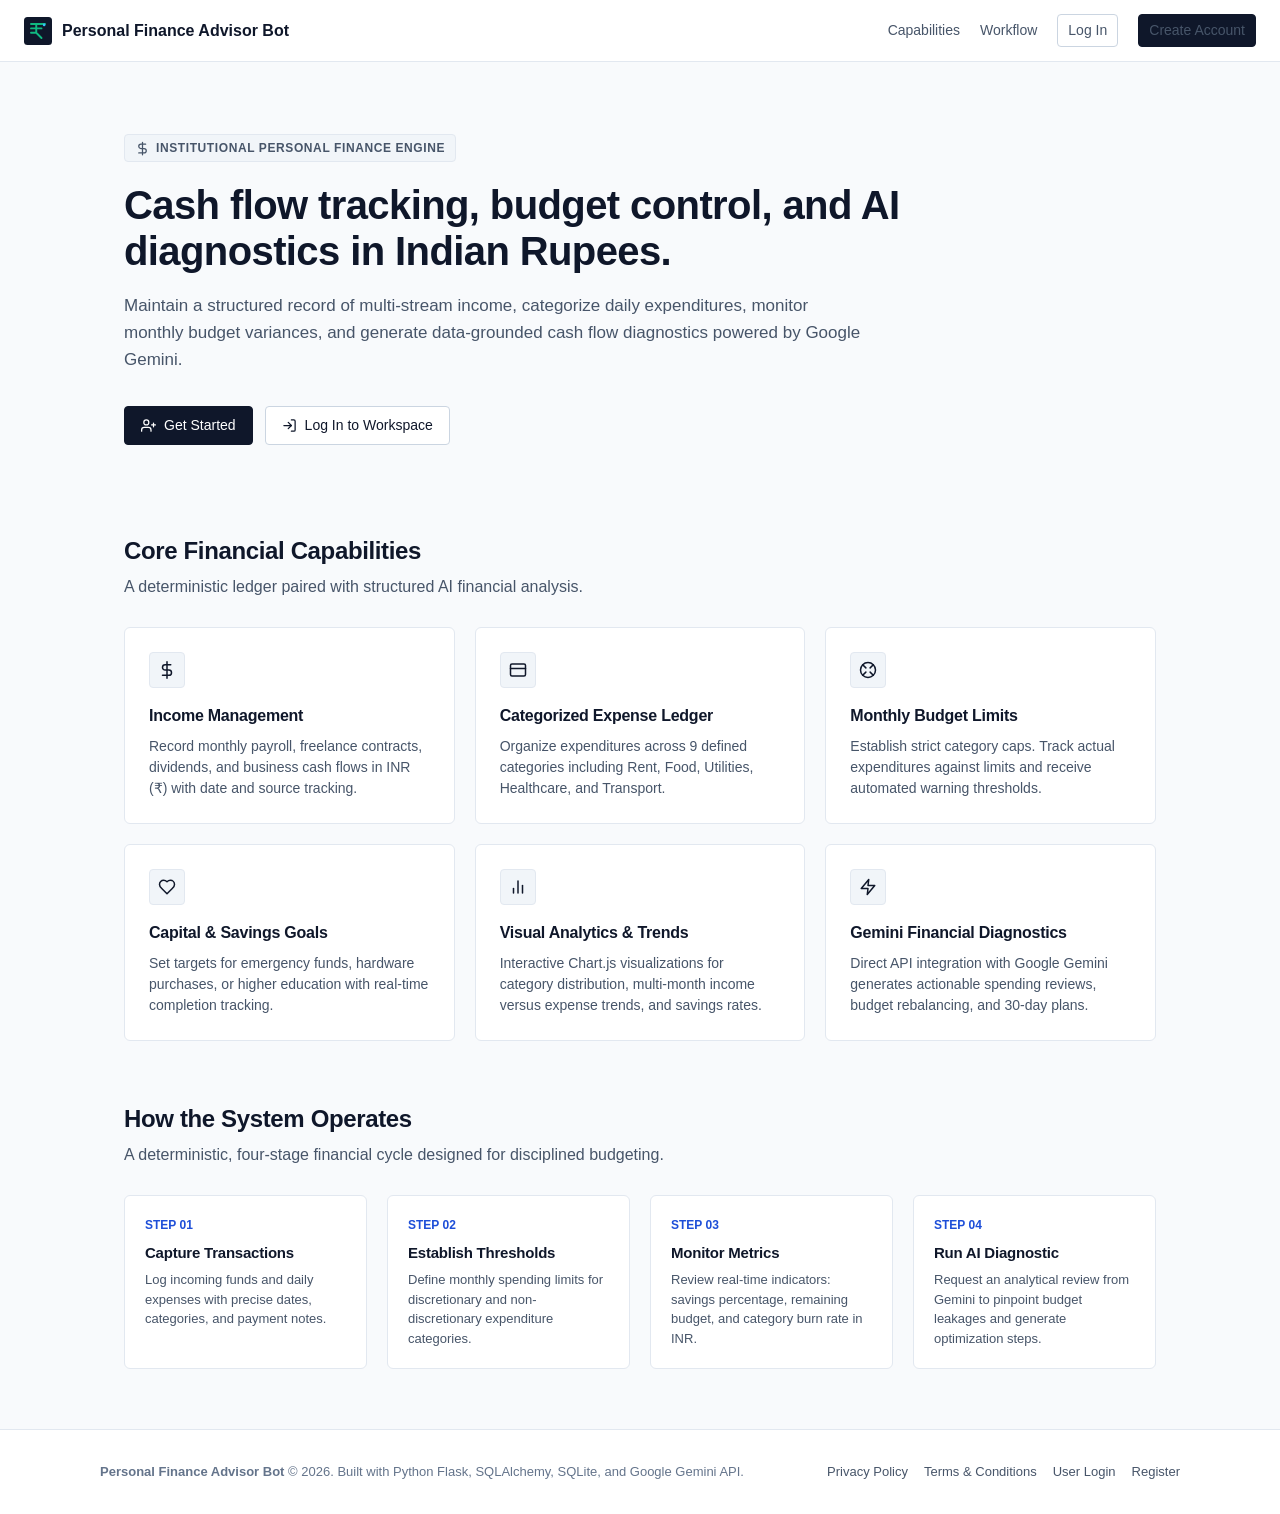
<file: templates/index.html>
<!DOCTYPE html>
<html lang="en">
<head>
  <meta charset="UTF-8">
  <meta name="viewport" content="width=device-width, initial-scale=1.0">
  <title>Personal Finance Advisor Bot | Cash Flow & Budgeting System</title>
  <link rel="icon" type="image/svg+xml" href="/favicon.ico">
  <link rel="stylesheet" href="/static/css/style.css">
</head>
<body>

  <!-- Navigation -->
  <header class="public-navbar">
    <a href="/" class="nav-brand">
      <svg class="nav-brand-logo" viewBox="0 0 32 32" fill="none">
        <rect width="32" height="32" rx="4" fill="#0f172a"/>
        <path d="M8 8h16M8 13h12M8 18h6l6 6M14 8v10" stroke="#10b981" stroke-width="2.2" stroke-linecap="round" stroke-linejoin="round"/>
        <circle cx="23" cy="9" r="1.5" fill="#38bdf8"/>
      </svg>
      <span>Personal Finance Advisor Bot</span>
    </a>
    <nav class="public-nav-links">
      <a href="#features">Capabilities</a>
      <a href="#workflow">Workflow</a>
      <a href="/login" class="btn btn-secondary btn-sm">Log In</a>
      <a href="/register" class="btn btn-primary btn-sm">Create Account</a>
    </nav>
  </header>

  <!-- Hero Section -->
  <main>
    <section class="hero-section">
      <div class="hero-tag">
        <svg class="icon icon-sm" viewBox="0 0 24 24"><path d="M12 2v20M17 5H9.5a3.5 3.5 0 0 0 0 7h5a3.5 3.5 0 0 1 0 7H6"/></svg>
        Institutional Personal Finance Engine
      </div>
      <h1 class="hero-title">
        Cash flow tracking, budget control, and AI diagnostics in Indian Rupees.
      </h1>
      <p class="hero-subtitle">
        Maintain a structured record of multi-stream income, categorize daily expenditures, monitor monthly budget variances, and generate data-grounded cash flow diagnostics powered by Google Gemini.
      </p>
      <div class="hero-actions">
        <a href="/register" class="btn btn-primary">
          <svg class="icon icon-sm" viewBox="0 0 24 24"><path d="M16 21v-2a4 4 0 0 0-4-4H5a4 4 0 0 0-4 4v2"/><circle cx="8.5" cy="7" r="4"/><line x1="20" y1="8" x2="20" y2="14"/><line x1="23" y1="11" x2="17" y2="11"/></svg>
          Get Started
        </a>
        <a href="/login" class="btn btn-secondary">
          <svg class="icon icon-sm" viewBox="0 0 24 24"><path d="M15 3h4a2 2 0 0 1 2 2v14a2 2 0 0 1-2 2h-4"/><polyline points="10 17 15 12 10 7"/><line x1="15" y1="12" x2="3" y2="12"/></svg>
          Log In to Workspace
        </a>
      </div>
    </section>

    <!-- Core Features Section -->
    <section id="features" class="workflow-section">
      <div class="section-header">
        <h2>Core Financial Capabilities</h2>
        <p>A deterministic ledger paired with structured AI financial analysis.</p>
      </div>

      <div class="feature-grid" style="padding: 0; margin-bottom: 30px;">
        <div class="feature-card">
          <div class="feature-card-icon">
            <svg class="icon" viewBox="0 0 24 24"><path d="M12 1v22M17 5H9.5a3.5 3.5 0 0 0 0 7h5a3.5 3.5 0 0 1 0 7H6"/></svg>
          </div>
          <h3>Income Management</h3>
          <p>Record monthly payroll, freelance contracts, dividends, and business cash flows in INR (₹) with date and source tracking.</p>
        </div>

        <div class="feature-card">
          <div class="feature-card-icon">
            <svg class="icon" viewBox="0 0 24 24"><rect x="2" y="4" width="20" height="16" rx="2"/><line x1="2" y1="10" x2="22" y2="10"/></svg>
          </div>
          <h3>Categorized Expense Ledger</h3>
          <p>Organize expenditures across 9 defined categories including Rent, Food, Utilities, Healthcare, and Transport.</p>
        </div>

        <div class="feature-card">
          <div class="feature-card-icon">
            <svg class="icon" viewBox="0 0 24 24"><circle cx="12" cy="12" r="10"/><path d="m4.93 4.93 4.24 4.24"/><path d="m14.83 9.17 4.24-4.24"/><path d="m14.83 14.83 4.24 4.24"/><path d="m9.17 14.83-4.24 4.24"/></svg>
          </div>
          <h3>Monthly Budget Limits</h3>
          <p>Establish strict category caps. Track actual expenditures against limits and receive automated warning thresholds.</p>
        </div>

        <div class="feature-card">
          <div class="feature-card-icon">
            <svg class="icon" viewBox="0 0 24 24"><path d="M19 14c1.49-1.46 3-3.21 3-5.5A5.5 5.5 0 0 0 16.5 3c-1.76 0-3 .5-4.5 2-1.5-1.5-2.74-2-4.5-2A5.5 5.5 0 0 0 2 8.5c0 2.3 1.5 4.05 3 5.5l7 7Z"/></svg>
          </div>
          <h3>Capital & Savings Goals</h3>
          <p>Set targets for emergency funds, hardware purchases, or higher education with real-time completion tracking.</p>
        </div>

        <div class="feature-card">
          <div class="feature-card-icon">
            <svg class="icon" viewBox="0 0 24 24"><line x1="18" y1="20" x2="18" y2="10"/><line x1="12" y1="20" x2="12" y2="4"/><line x1="6" y1="20" x2="6" y2="14"/></svg>
          </div>
          <h3>Visual Analytics & Trends</h3>
          <p>Interactive Chart.js visualizations for category distribution, multi-month income versus expense trends, and savings rates.</p>
        </div>

        <div class="feature-card">
          <div class="feature-card-icon">
            <svg class="icon" viewBox="0 0 24 24"><polygon points="13 2 3 14 12 14 11 22 21 10 12 10 13 2"/></svg>
          </div>
          <h3>Gemini Financial Diagnostics</h3>
          <p>Direct API integration with Google Gemini generates actionable spending reviews, budget rebalancing, and 30-day plans.</p>
        </div>
      </div>
    </section>

    <!-- Workflow Section -->
    <section id="workflow" class="workflow-section">
      <div class="section-header">
        <h2>How the System Operates</h2>
        <p>A deterministic, four-stage financial cycle designed for disciplined budgeting.</p>
      </div>

      <div class="workflow-steps">
        <div class="step-card">
          <div class="step-num">Step 01</div>
          <h4>Capture Transactions</h4>
          <p>Log incoming funds and daily expenses with precise dates, categories, and payment notes.</p>
        </div>
        <div class="step-card">
          <div class="step-num">Step 02</div>
          <h4>Establish Thresholds</h4>
          <p>Define monthly spending limits for discretionary and non-discretionary expenditure categories.</p>
        </div>
        <div class="step-card">
          <div class="step-num">Step 03</div>
          <h4>Monitor Metrics</h4>
          <p>Review real-time indicators: savings percentage, remaining budget, and category burn rate in INR.</p>
        </div>
        <div class="step-card">
          <div class="step-num">Step 04</div>
          <h4>Run AI Diagnostic</h4>
          <p>Request an analytical review from Gemini to pinpoint budget leakages and generate optimization steps.</p>
        </div>
      </div>
    </section>
  </main>

  <!-- Public Footer -->
  <footer class="public-footer">
    <div class="footer-content">
      <div>
        <strong>Personal Finance Advisor Bot</strong> &copy; 2026. Built with Python Flask, SQLAlchemy, SQLite, and Google Gemini API.
      </div>
      <div class="footer-links">
        <a href="/privacy-policy">Privacy Policy</a>
        <a href="/terms">Terms & Conditions</a>
        <a href="/login">User Login</a>
        <a href="/register">Register</a>
      </div>
    </div>
  </footer>

</body>
</html>
</file>
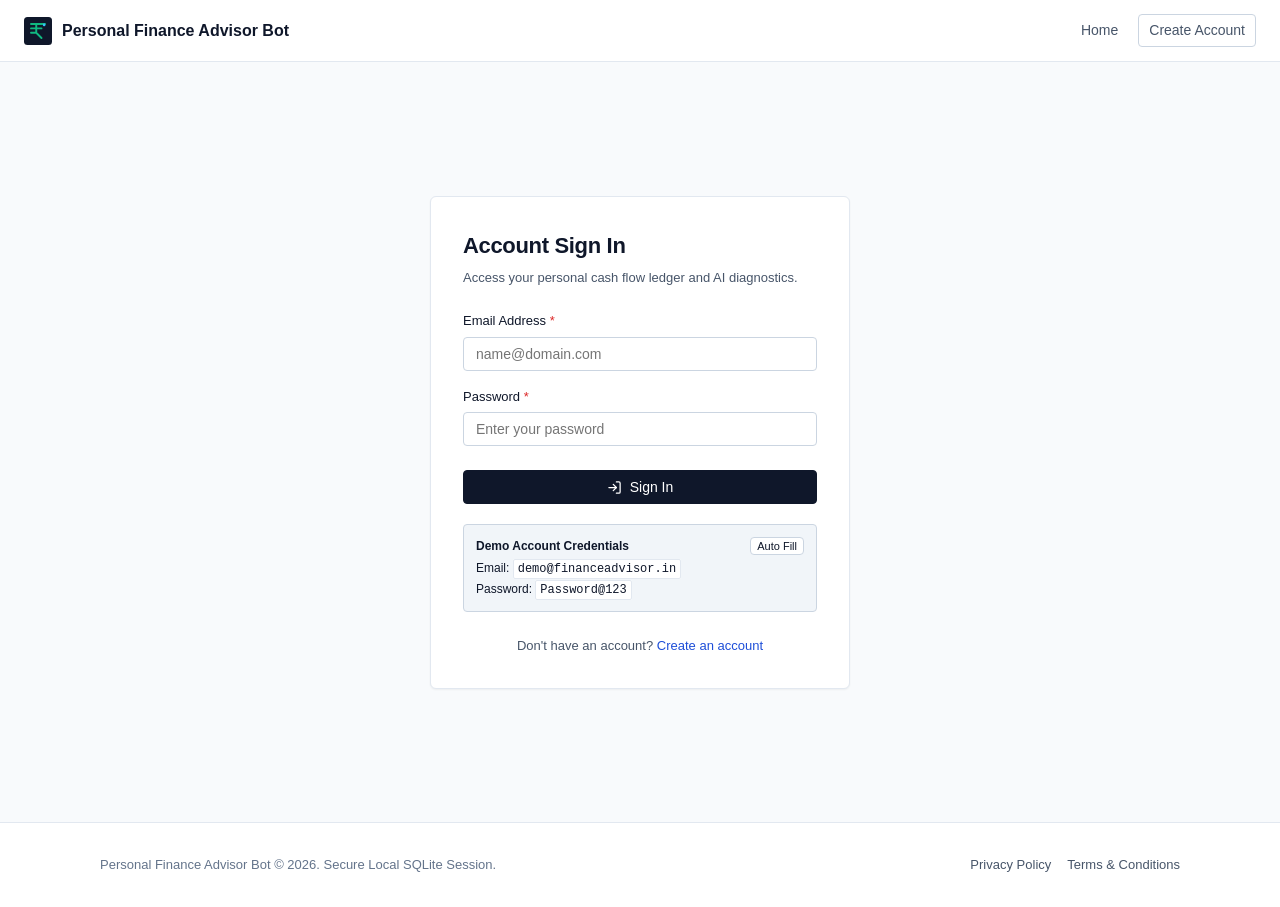
<file: templates/login.html>
<!DOCTYPE html>
<html lang="en">
<head>
  <meta charset="UTF-8">
  <meta name="viewport" content="width=device-width, initial-scale=1.0">
  <title>Account Login | Personal Finance Advisor Bot</title>
  <link rel="icon" type="image/svg+xml" href="/favicon.ico">
  <link rel="stylesheet" href="/static/css/style.css">
</head>
<body>

  <header class="public-navbar">
    <a href="/" class="nav-brand">
      <svg class="nav-brand-logo" viewBox="0 0 32 32" fill="none">
        <rect width="32" height="32" rx="4" fill="#0f172a"/>
        <path d="M8 8h16M8 13h12M8 18h6l6 6M14 8v10" stroke="#10b981" stroke-width="2.2" stroke-linecap="round" stroke-linejoin="round"/>
        <circle cx="23" cy="9" r="1.5" fill="#38bdf8"/>
      </svg>
      <span>Personal Finance Advisor Bot</span>
    </a>
    <nav class="public-nav-links">
      <a href="/">Home</a>
      <a href="/register" class="btn btn-secondary btn-sm">Create Account</a>
    </nav>
  </header>

  <div class="auth-wrapper">
    <div class="auth-card">
      <div class="auth-header">
        <h1>Account Sign In</h1>
        <p>Access your personal cash flow ledger and AI diagnostics.</p>
      </div>

      <div id="login-alert" style="display:none; margin-bottom: 16px; padding: 10px 12px; border-radius: 4px; font-size: 13px;"></div>

      <form id="login-form">
        <div class="form-group">
          <label class="form-label" for="login-email">Email Address <span class="required">*</span></label>
          <input type="email" id="login-email" class="form-control" placeholder="name@domain.com" required autocomplete="email">
        </div>

        <div class="form-group">
          <label class="form-label" for="login-password">Password <span class="required">*</span></label>
          <input type="password" id="login-password" class="form-control" placeholder="Enter your password" required autocomplete="current-password">
        </div>

        <button type="submit" id="login-submit-btn" class="btn btn-primary" style="width: 100%; margin-top: 8px;">
          <svg class="icon icon-sm" viewBox="0 0 24 24"><path d="M15 3h4a2 2 0 0 1 2 2v14a2 2 0 0 1-2 2h-4"/><polyline points="10 17 15 12 10 7"/><line x1="15" y1="12" x2="3" y2="12"/></svg>
          Sign In
        </button>
      </form>

      <div class="demo-credentials-box">
        <div style="font-weight: 600; margin-bottom: 4px; display: flex; align-items: center; justify-content: space-between;">
          <span>Demo Account Credentials</span>
          <button type="button" id="fill-demo-btn" class="btn btn-secondary btn-sm" style="padding: 2px 6px; font-size: 11px;">
            Auto Fill
          </button>
        </div>
        <p style="margin-bottom: 2px;">Email: <code>demo@financeadvisor.in</code></p>
        <p>Password: <code>Password@123</code></p>
      </div>

      <div style="margin-top: 24px; text-align: center; font-size: 13px; color: var(--text-muted);">
        Don't have an account? <a href="/register">Create an account</a>
      </div>
    </div>
  </div>

  <footer class="public-footer">
    <div class="footer-content">
      <div>Personal Finance Advisor Bot &copy; 2026. Secure Local SQLite Session.</div>
      <div class="footer-links">
        <a href="/privacy-policy">Privacy Policy</a>
        <a href="/terms">Terms & Conditions</a>
      </div>
    </div>
  </footer>

  <script>
    document.getElementById('fill-demo-btn').addEventListener('click', function() {
      document.getElementById('login-email').value = 'demo@financeadvisor.in';
      document.getElementById('login-password').value = 'Password@123';
    });

    document.getElementById('login-form').addEventListener('submit', async function(e) {
      e.preventDefault();
      const alertBox = document.getElementById('login-alert');
      const submitBtn = document.getElementById('login-submit-btn');
      
      const email = document.getElementById('login-email').value.trim();
      const password = document.getElementById('login-password').value;

      submitBtn.disabled = true;
      submitBtn.innerText = 'Authenticating...';
      alertBox.style.display = 'none';

      try {
        const res = await fetch('/api/auth/login', {
          method: 'POST',
          headers: {'Content-Type': 'application/json'},
          body: JSON.stringify({ email, password })
        });
        const data = await res.json();

        if (res.ok && data.status === 'success') {
          window.location.href = '/dashboard';
        } else {
          alertBox.className = 'badge-danger';
          alertBox.style.display = 'block';
          alertBox.innerText = data.message || 'Login failed. Please verify credentials.';
        }
      } catch (err) {
        alertBox.className = 'badge-danger';
        alertBox.style.display = 'block';
        alertBox.innerText = 'Unable to reach the server. Please check your connection.';
      } finally {
        submitBtn.disabled = false;
        submitBtn.innerHTML = '<svg class="icon icon-sm" viewBox="0 0 24 24"><path d="M15 3h4a2 2 0 0 1 2 2v14a2 2 0 0 1-2 2h-4"/><polyline points="10 17 15 12 10 7"/><line x1="15" y1="12" x2="3" y2="12"/></svg> Sign In';
      }
    });
  </script>

</body>
</html>
</file>
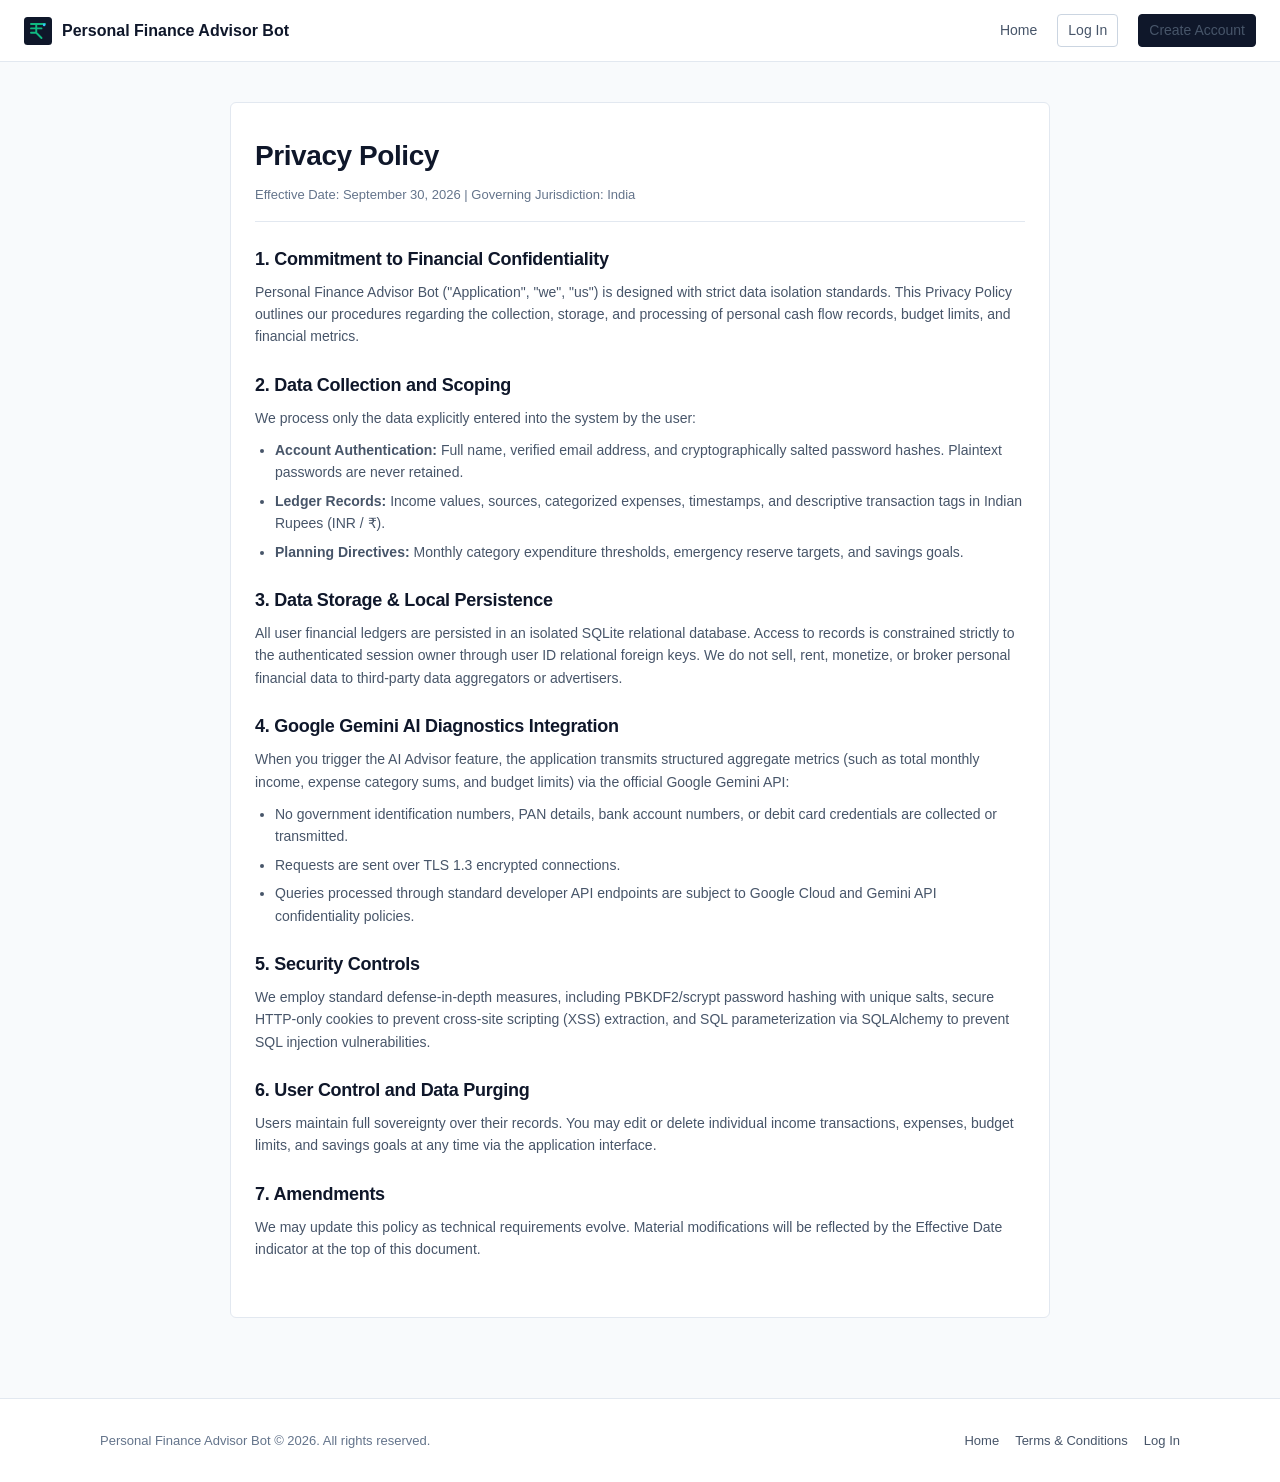
<file: templates/privacy.html>
<!DOCTYPE html>
<html lang="en">
<head>
  <meta charset="UTF-8">
  <meta name="viewport" content="width=device-width, initial-scale=1.0">
  <title>Privacy Policy | Personal Finance Advisor Bot</title>
  <link rel="icon" type="image/svg+xml" href="/favicon.ico">
  <link rel="stylesheet" href="/static/css/style.css">
</head>
<body>

  <header class="public-navbar">
    <a href="/" class="nav-brand">
      <svg class="nav-brand-logo" viewBox="0 0 32 32" fill="none">
        <rect width="32" height="32" rx="4" fill="#0f172a"/>
        <path d="M8 8h16M8 13h12M8 18h6l6 6M14 8v10" stroke="#10b981" stroke-width="2.2" stroke-linecap="round" stroke-linejoin="round"/>
        <circle cx="23" cy="9" r="1.5" fill="#38bdf8"/>
      </svg>
      <span>Personal Finance Advisor Bot</span>
    </a>
    <nav class="public-nav-links">
      <a href="/">Home</a>
      <a href="/login" class="btn btn-secondary btn-sm">Log In</a>
      <a href="/register" class="btn btn-primary btn-sm">Create Account</a>
    </nav>
  </header>

  <main class="legal-container">
    <h1>Privacy Policy</h1>
    <div class="legal-meta">
      Effective Date: September 30, 2026 | Governing Jurisdiction: India
    </div>

    <div class="legal-section">
      <h2>1. Commitment to Financial Confidentiality</h2>
      <p>
        Personal Finance Advisor Bot ("Application", "we", "us") is designed with strict data isolation standards. This Privacy Policy outlines our procedures regarding the collection, storage, and processing of personal cash flow records, budget limits, and financial metrics.
      </p>
    </div>

    <div class="legal-section">
      <h2>2. Data Collection and Scoping</h2>
      <p>We process only the data explicitly entered into the system by the user:</p>
      <ul>
        <li><strong>Account Authentication:</strong> Full name, verified email address, and cryptographically salted password hashes. Plaintext passwords are never retained.</li>
        <li><strong>Ledger Records:</strong> Income values, sources, categorized expenses, timestamps, and descriptive transaction tags in Indian Rupees (INR / ₹).</li>
        <li><strong>Planning Directives:</strong> Monthly category expenditure thresholds, emergency reserve targets, and savings goals.</li>
      </ul>
    </div>

    <div class="legal-section">
      <h2>3. Data Storage & Local Persistence</h2>
      <p>
        All user financial ledgers are persisted in an isolated SQLite relational database. Access to records is constrained strictly to the authenticated session owner through user ID relational foreign keys. We do not sell, rent, monetize, or broker personal financial data to third-party data aggregators or advertisers.
      </p>
    </div>

    <div class="legal-section">
      <h2>4. Google Gemini AI Diagnostics Integration</h2>
      <p>
        When you trigger the AI Advisor feature, the application transmits structured aggregate metrics (such as total monthly income, expense category sums, and budget limits) via the official Google Gemini API:
      </p>
      <ul>
        <li>No government identification numbers, PAN details, bank account numbers, or debit card credentials are collected or transmitted.</li>
        <li>Requests are sent over TLS 1.3 encrypted connections.</li>
        <li>Queries processed through standard developer API endpoints are subject to Google Cloud and Gemini API confidentiality policies.</li>
      </ul>
    </div>

    <div class="legal-section">
      <h2>5. Security Controls</h2>
      <p>
        We employ standard defense-in-depth measures, including PBKDF2/scrypt password hashing with unique salts, secure HTTP-only cookies to prevent cross-site scripting (XSS) extraction, and SQL parameterization via SQLAlchemy to prevent SQL injection vulnerabilities.
      </p>
    </div>

    <div class="legal-section">
      <h2>6. User Control and Data Purging</h2>
      <p>
        Users maintain full sovereignty over their records. You may edit or delete individual income transactions, expenses, budget limits, and savings goals at any time via the application interface.
      </p>
    </div>

    <div class="legal-section">
      <h2>7. Amendments</h2>
      <p>
        We may update this policy as technical requirements evolve. Material modifications will be reflected by the Effective Date indicator at the top of this document.
      </p>
    </div>
  </main>

  <footer class="public-footer">
    <div class="footer-content">
      <div>Personal Finance Advisor Bot &copy; 2026. All rights reserved.</div>
      <div class="footer-links">
        <a href="/">Home</a>
        <a href="/terms">Terms & Conditions</a>
        <a href="/login">Log In</a>
      </div>
    </div>
  </footer>

</body>
</html>
</file>
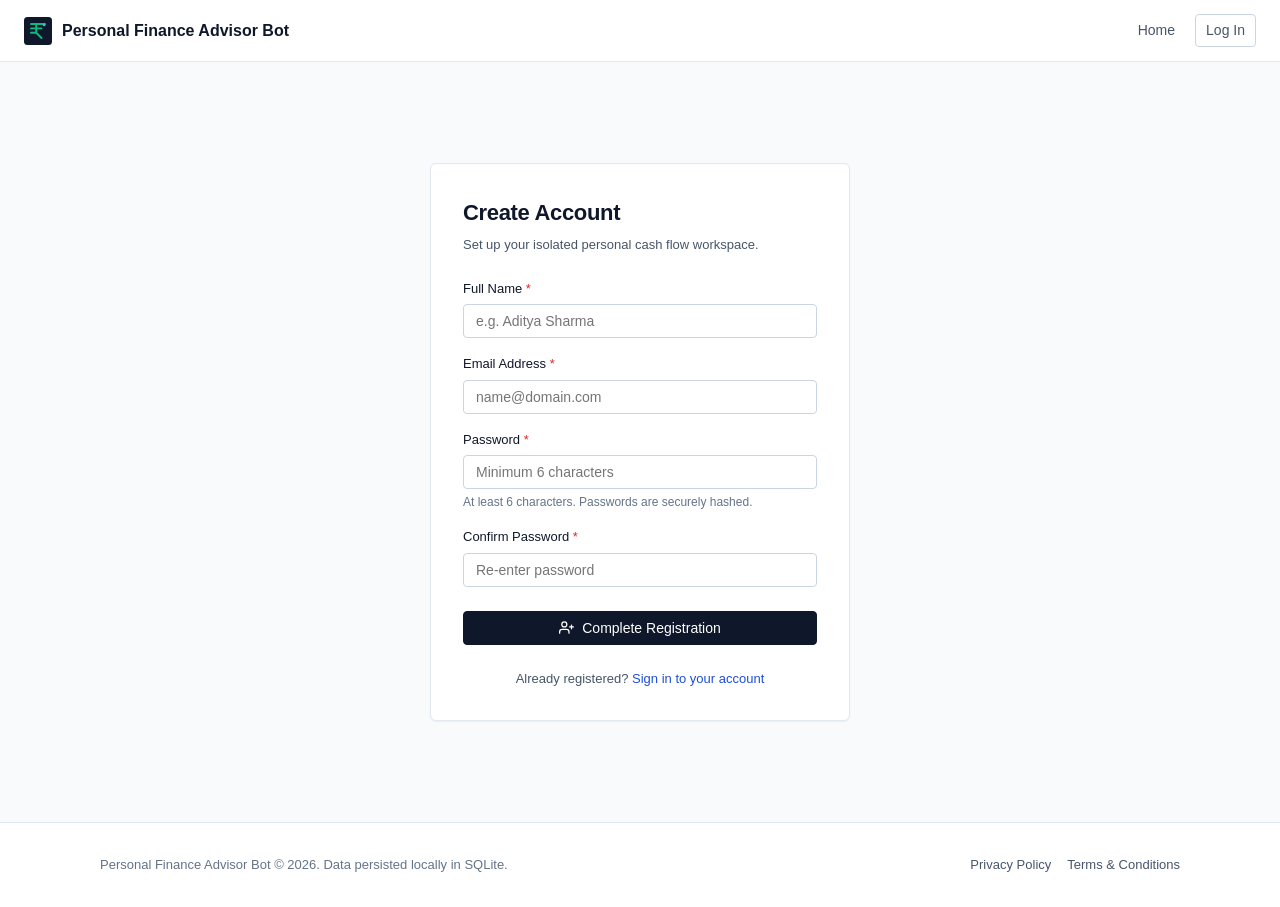
<file: templates/register.html>
<!DOCTYPE html>
<html lang="en">
<head>
  <meta charset="UTF-8">
  <meta name="viewport" content="width=device-width, initial-scale=1.0">
  <title>Create Account | Personal Finance Advisor Bot</title>
  <link rel="icon" type="image/svg+xml" href="/favicon.ico">
  <link rel="stylesheet" href="/static/css/style.css">
</head>
<body>

  <header class="public-navbar">
    <a href="/" class="nav-brand">
      <svg class="nav-brand-logo" viewBox="0 0 32 32" fill="none">
        <rect width="32" height="32" rx="4" fill="#0f172a"/>
        <path d="M8 8h16M8 13h12M8 18h6l6 6M14 8v10" stroke="#10b981" stroke-width="2.2" stroke-linecap="round" stroke-linejoin="round"/>
        <circle cx="23" cy="9" r="1.5" fill="#38bdf8"/>
      </svg>
      <span>Personal Finance Advisor Bot</span>
    </a>
    <nav class="public-nav-links">
      <a href="/">Home</a>
      <a href="/login" class="btn btn-secondary btn-sm">Log In</a>
    </nav>
  </header>

  <div class="auth-wrapper">
    <div class="auth-card">
      <div class="auth-header">
        <h1>Create Account</h1>
        <p>Set up your isolated personal cash flow workspace.</p>
      </div>

      <div id="register-alert" style="display:none; margin-bottom: 16px; padding: 10px 12px; border-radius: 4px; font-size: 13px;"></div>

      <form id="register-form">
        <div class="form-group">
          <label class="form-label" for="reg-name">Full Name <span class="required">*</span></label>
          <input type="text" id="reg-name" class="form-control" placeholder="e.g. Aditya Sharma" required autocomplete="name">
        </div>

        <div class="form-group">
          <label class="form-label" for="reg-email">Email Address <span class="required">*</span></label>
          <input type="email" id="reg-email" class="form-control" placeholder="name@domain.com" required autocomplete="email">
        </div>

        <div class="form-group">
          <label class="form-label" for="reg-password">Password <span class="required">*</span></label>
          <input type="password" id="reg-password" class="form-control" placeholder="Minimum 6 characters" required autocomplete="new-password">
          <div class="form-hint">At least 6 characters. Passwords are securely hashed.</div>
        </div>

        <div class="form-group">
          <label class="form-label" for="reg-confirm">Confirm Password <span class="required">*</span></label>
          <input type="password" id="reg-confirm" class="form-control" placeholder="Re-enter password" required autocomplete="new-password">
        </div>

        <button type="submit" id="register-submit-btn" class="btn btn-primary" style="width: 100%; margin-top: 8px;">
          <svg class="icon icon-sm" viewBox="0 0 24 24"><path d="M16 21v-2a4 4 0 0 0-4-4H5a4 4 0 0 0-4 4v2"/><circle cx="8.5" cy="7" r="4"/><line x1="20" y1="8" x2="20" y2="14"/><line x1="23" y1="11" x2="17" y2="11"/></svg>
          Complete Registration
        </button>
      </form>

      <div style="margin-top: 24px; text-align: center; font-size: 13px; color: var(--text-muted);">
        Already registered? <a href="/login">Sign in to your account</a>
      </div>
    </div>
  </div>

  <footer class="public-footer">
    <div class="footer-content">
      <div>Personal Finance Advisor Bot &copy; 2026. Data persisted locally in SQLite.</div>
      <div class="footer-links">
        <a href="/privacy-policy">Privacy Policy</a>
        <a href="/terms">Terms & Conditions</a>
      </div>
    </div>
  </footer>

  <script>
    document.getElementById('register-form').addEventListener('submit', async function(e) {
      e.preventDefault();
      const alertBox = document.getElementById('register-alert');
      const submitBtn = document.getElementById('register-submit-btn');

      const name = document.getElementById('reg-name').value.trim();
      const email = document.getElementById('reg-email').value.trim();
      const password = document.getElementById('reg-password').value;
      const confirm = document.getElementById('reg-confirm').value;

      alertBox.style.display = 'none';

      if (password !== confirm) {
        alertBox.className = 'badge-danger';
        alertBox.style.display = 'block';
        alertBox.innerText = 'Passwords do not match. Please verify.';
        return;
      }

      if (password.length < 6) {
        alertBox.className = 'badge-danger';
        alertBox.style.display = 'block';
        alertBox.innerText = 'Password must be at least 6 characters.';
        return;
      }

      submitBtn.disabled = true;
      submitBtn.innerText = 'Creating account...';

      try {
        const res = await fetch('/api/auth/register', {
          method: 'POST',
          headers: {'Content-Type': 'application/json'},
          body: JSON.stringify({ name, email, password })
        });
        const data = await res.json();

        if (res.ok && data.status === 'success') {
          window.location.href = '/dashboard';
        } else {
          alertBox.className = 'badge-danger';
          alertBox.style.display = 'block';
          alertBox.innerText = data.message || 'Registration failed.';
        }
      } catch (err) {
        alertBox.className = 'badge-danger';
        alertBox.style.display = 'block';
        alertBox.innerText = 'Unable to reach the server. Please check your connection.';
      } finally {
        submitBtn.disabled = false;
        submitBtn.innerHTML = '<svg class="icon icon-sm" viewBox="0 0 24 24"><path d="M16 21v-2a4 4 0 0 0-4-4H5a4 4 0 0 0-4 4v2"/><circle cx="8.5" cy="7" r="4"/><line x1="20" y1="8" x2="20" y2="14"/><line x1="23" y1="11" x2="17" y2="11"/></svg> Complete Registration';
      }
    });
  </script>

</body>
</html>
</file>
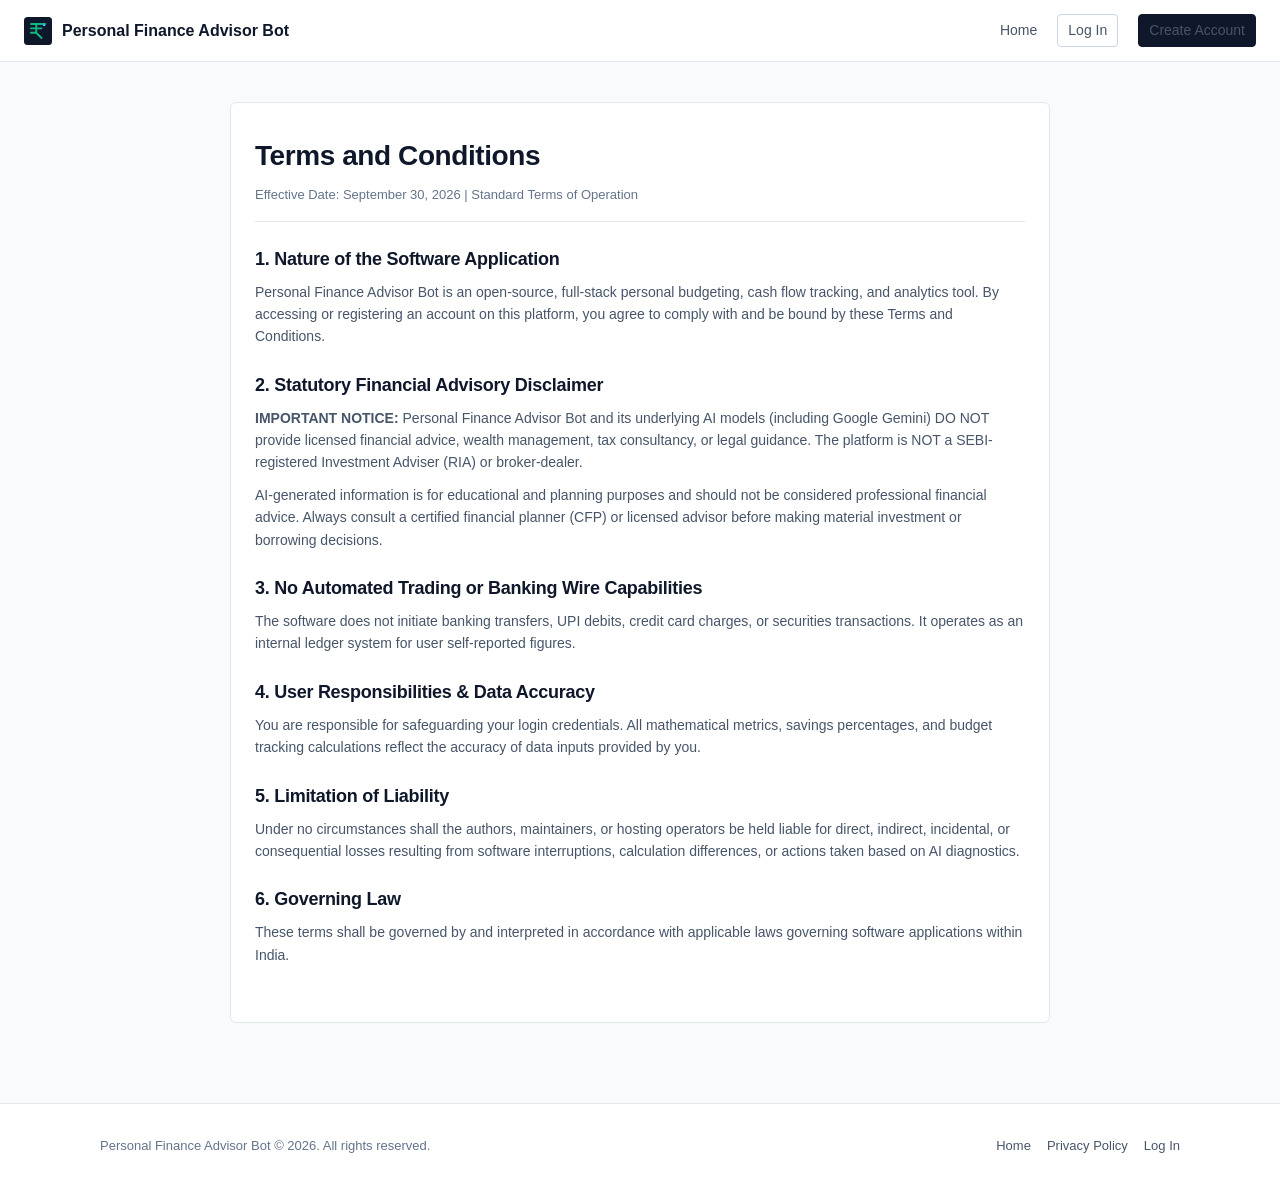
<file: templates/terms.html>
<!DOCTYPE html>
<html lang="en">
<head>
  <meta charset="UTF-8">
  <meta name="viewport" content="width=device-width, initial-scale=1.0">
  <title>Terms and Conditions | Personal Finance Advisor Bot</title>
  <link rel="icon" type="image/svg+xml" href="/favicon.ico">
  <link rel="stylesheet" href="/static/css/style.css">
</head>
<body>

  <header class="public-navbar">
    <a href="/" class="nav-brand">
      <svg class="nav-brand-logo" viewBox="0 0 32 32" fill="none">
        <rect width="32" height="32" rx="4" fill="#0f172a"/>
        <path d="M8 8h16M8 13h12M8 18h6l6 6M14 8v10" stroke="#10b981" stroke-width="2.2" stroke-linecap="round" stroke-linejoin="round"/>
        <circle cx="23" cy="9" r="1.5" fill="#38bdf8"/>
      </svg>
      <span>Personal Finance Advisor Bot</span>
    </a>
    <nav class="public-nav-links">
      <a href="/">Home</a>
      <a href="/login" class="btn btn-secondary btn-sm">Log In</a>
      <a href="/register" class="btn btn-primary btn-sm">Create Account</a>
    </nav>
  </header>

  <main class="legal-container">
    <h1>Terms and Conditions</h1>
    <div class="legal-meta">
      Effective Date: September 30, 2026 | Standard Terms of Operation
    </div>

    <div class="legal-section">
      <h2>1. Nature of the Software Application</h2>
      <p>
        Personal Finance Advisor Bot is an open-source, full-stack personal budgeting, cash flow tracking, and analytics tool. By accessing or registering an account on this platform, you agree to comply with and be bound by these Terms and Conditions.
      </p>
    </div>

    <div class="legal-section">
      <h2>2. Statutory Financial Advisory Disclaimer</h2>
      <p>
        <strong>IMPORTANT NOTICE:</strong> Personal Finance Advisor Bot and its underlying AI models (including Google Gemini) DO NOT provide licensed financial advice, wealth management, tax consultancy, or legal guidance. The platform is NOT a SEBI-registered Investment Adviser (RIA) or broker-dealer.
      </p>
      <p>
        AI-generated information is for educational and planning purposes and should not be considered professional financial advice. Always consult a certified financial planner (CFP) or licensed advisor before making material investment or borrowing decisions.
      </p>
    </div>

    <div class="legal-section">
      <h2>3. No Automated Trading or Banking Wire Capabilities</h2>
      <p>
        The software does not initiate banking transfers, UPI debits, credit card charges, or securities transactions. It operates as an internal ledger system for user self-reported figures.
      </p>
    </div>

    <div class="legal-section">
      <h2>4. User Responsibilities & Data Accuracy</h2>
      <p>
        You are responsible for safeguarding your login credentials. All mathematical metrics, savings percentages, and budget tracking calculations reflect the accuracy of data inputs provided by you.
      </p>
    </div>

    <div class="legal-section">
      <h2>5. Limitation of Liability</h2>
      <p>
        Under no circumstances shall the authors, maintainers, or hosting operators be held liable for direct, indirect, incidental, or consequential losses resulting from software interruptions, calculation differences, or actions taken based on AI diagnostics.
      </p>
    </div>

    <div class="legal-section">
      <h2>6. Governing Law</h2>
      <p>
        These terms shall be governed by and interpreted in accordance with applicable laws governing software applications within India.
      </p>
    </div>
  </main>

  <footer class="public-footer">
    <div class="footer-content">
      <div>Personal Finance Advisor Bot &copy; 2026. All rights reserved.</div>
      <div class="footer-links">
        <a href="/">Home</a>
        <a href="/privacy-policy">Privacy Policy</a>
        <a href="/login">Log In</a>
      </div>
    </div>
  </footer>

</body>
</html>
</file>
<file: static/css/style.css>
/* ==========================================================================
   Personal Finance Advisor Bot - Production Fintech Design System
   Design Rules: Strict enterprise utility, no purple gradients, no pill buttons,
   no em-dashes, no emojis (pure SVGs), tabular numerals, INR currency standard.
   ========================================================================== */

:root {
  --font-sans: -apple-system, BlinkMacSystemFont, "Segoe UI", Roboto, "Helvetica Neue", Arial, sans-serif;
  --font-mono: ui-monospace, SFMono-Regular, Menlo, Monaco, Consolas, monospace;

  /* Color Palette - Navy, Slate, Emerald, Crimson (No Purple) */
  --bg-app: #f8fafc;
  --bg-card: #ffffff;
  --bg-subtle: #f1f5f9;
  --bg-muted: #e2e8f0;

  --text-main: #0f172a;
  --text-muted: #475569;
  --text-subtle: #64748b;
  --text-inverse: #ffffff;

  --border-color: #e2e8f0;
  --border-strong: #cbd5e1;

  --primary: #0f172a;
  --primary-hover: #1e293b;
  --primary-active: #334155;

  --brand-blue: #1d4ed8;
  --brand-blue-hover: #1e40af;

  --success: #059669;
  --success-bg: #ecfdf5;
  --success-border: #a7f3d0;
  --success-text: #065f46;

  --danger: #dc2626;
  --danger-bg: #fef2f2;
  --danger-border: #fecaca;
  --danger-text: #991b1b;

  --warning: #d97706;
  --warning-bg: #fffbeb;
  --warning-border: #fde68a;
  --warning-text: #92400e;

  /* Geometry - Crisp 4px / 6px edges (Strictly NO pill shapes) */
  --radius-sm: 4px;
  --radius-md: 6px;
  --radius-lg: 8px;

  /* Shadows - Minimalist institutional */
  --shadow-sm: 0 1px 2px 0 rgba(0, 0, 0, 0.05);
  --shadow-md: 0 4px 6px -1px rgba(0, 0, 0, 0.07), 0 2px 4px -2px rgba(0, 0, 0, 0.05);
  --shadow-lg: 0 10px 15px -3px rgba(0, 0, 0, 0.08), 0 4px 6px -4px rgba(0, 0, 0, 0.04);
}

*, *::before, *::after {
  box-sizing: border-box;
  margin: 0;
  padding: 0;
}

body {
  font-family: var(--font-sans);
  background-color: var(--bg-app);
  color: var(--text-main);
  line-height: 1.5;
  -webkit-font-smoothing: antialiased;
  min-height: 100vh;
}

/* Tabular numbers for financial precision */
.font-mono, .amount, .currency-val {
  font-family: var(--font-mono);
  font-variant-numeric: tabular-nums;
}

/* ==========================================================================
   Typography & Core Elements
   ========================================================================== */

h1, h2, h3, h4, h5, h6 {
  color: var(--text-main);
  font-weight: 600;
  letter-spacing: -0.015em;
}

p {
  color: var(--text-muted);
}

a {
  color: var(--brand-blue);
  text-decoration: none;
}

a:hover {
  text-decoration: underline;
}

/* SVGs standard */
svg {
  display: inline-block;
  vertical-align: middle;
  flex-shrink: 0;
}

.icon {
  width: 18px;
  height: 18px;
  stroke-width: 2;
  stroke: currentColor;
  fill: none;
  stroke-linecap: round;
  stroke-linejoin: round;
}

.icon-sm {
  width: 15px;
  height: 15px;
}

.icon-lg {
  width: 22px;
  height: 22px;
}

/* ==========================================================================
   Buttons (Crisp, Non-Pill, Enterprise)
   ========================================================================== */

.btn {
  display: inline-flex;
  align-items: center;
  justify-content: center;
  gap: 8px;
  padding: 8px 16px;
  font-size: 14px;
  font-weight: 500;
  border-radius: var(--radius-sm);
  border: 1px solid transparent;
  cursor: pointer;
  transition: background-color 0.15s ease, border-color 0.15s ease, color 0.15s ease;
  white-space: nowrap;
}

.btn:disabled {
  opacity: 0.6;
  cursor: not-allowed;
}

.btn-primary {
  background-color: var(--primary);
  color: var(--text-inverse);
  border-color: var(--primary);
}

.btn-primary:hover:not(:disabled) {
  background-color: var(--primary-hover);
  border-color: var(--primary-hover);
  text-decoration: none;
}

.btn-secondary {
  background-color: #ffffff;
  color: var(--text-main);
  border-color: var(--border-strong);
}

.btn-secondary:hover:not(:disabled) {
  background-color: var(--bg-subtle);
  border-color: #94a3b8;
  text-decoration: none;
}

.btn-danger {
  background-color: var(--danger-bg);
  color: var(--danger-text);
  border-color: var(--danger-border);
}

.btn-danger:hover:not(:disabled) {
  background-color: #fee2e2;
  text-decoration: none;
}

.btn-sm {
  padding: 5px 10px;
  font-size: 13px;
}

/* ==========================================================================
   Forms & Inputs
   ========================================================================== */

.form-group {
  margin-bottom: 16px;
}

.form-label {
  display: block;
  font-size: 13px;
  font-weight: 500;
  color: var(--text-main);
  margin-bottom: 6px;
}

.form-label .required {
  color: var(--danger);
}

.form-control {
  width: 100%;
  padding: 8px 12px;
  font-size: 14px;
  font-family: inherit;
  color: var(--text-main);
  background-color: #ffffff;
  border: 1px solid var(--border-strong);
  border-radius: var(--radius-sm);
  transition: border-color 0.15s ease;
}

.form-control:focus {
  outline: none;
  border-color: var(--brand-blue);
  box-shadow: 0 0 0 2px rgba(29, 78, 216, 0.12);
}

.form-hint {
  font-size: 12px;
  color: var(--text-subtle);
  margin-top: 4px;
}

.input-with-currency {
  position: relative;
}

.input-with-currency span.currency-prefix {
  position: absolute;
  left: 12px;
  top: 50%;
  transform: translateY(-50%);
  color: var(--text-muted);
  font-weight: 500;
  font-size: 14px;
}

.input-with-currency input {
  padding-left: 28px;
}

/* ==========================================================================
   Badges & Tags (Rectangular with subtle radius)
   ========================================================================== */

.badge {
  display: inline-flex;
  align-items: center;
  gap: 5px;
  padding: 2px 8px;
  font-size: 12px;
  font-weight: 500;
  border-radius: var(--radius-sm);
  border: 1px solid transparent;
}

.badge-success {
  background-color: var(--success-bg);
  color: var(--success-text);
  border-color: var(--success-border);
}

.badge-danger {
  background-color: var(--danger-bg);
  color: var(--danger-text);
  border-color: var(--danger-border);
}

.badge-warning {
  background-color: var(--warning-bg);
  color: var(--warning-text);
  border-color: var(--warning-border);
}

.badge-neutral {
  background-color: var(--bg-subtle);
  color: var(--text-muted);
  border-color: var(--border-color);
}

/* ==========================================================================
   Public Layouts (Landing, Auth, Legal)
   ========================================================================== */

.public-navbar {
  background-color: #ffffff;
  border-bottom: 1px solid var(--border-color);
  padding: 14px 24px;
  display: flex;
  align-items: center;
  justify-content: space-between;
}

.nav-brand {
  display: flex;
  align-items: center;
  gap: 10px;
  font-size: 16px;
  font-weight: 600;
  color: var(--text-main);
  text-decoration: none;
}

.nav-brand:hover {
  text-decoration: none;
}

.nav-brand-logo {
  width: 28px;
  height: 28px;
}

.public-nav-links {
  display: flex;
  align-items: center;
  gap: 20px;
}

.public-nav-links a {
  font-size: 14px;
  color: var(--text-muted);
}

.public-nav-links a:hover {
  color: var(--text-main);
  text-decoration: none;
}

/* Hero Section */
.hero-section {
  max-width: 1080px;
  margin: 0 auto;
  padding: 72px 24px 48px;
  text-align: left;
}

.hero-tag {
  display: inline-flex;
  align-items: center;
  gap: 6px;
  background-color: var(--bg-subtle);
  border: 1px solid var(--border-color);
  color: var(--text-muted);
  font-size: 12px;
  font-weight: 600;
  text-transform: uppercase;
  letter-spacing: 0.05em;
  padding: 4px 10px;
  border-radius: var(--radius-sm);
  margin-bottom: 20px;
}

.hero-title {
  font-size: 40px;
  line-height: 1.15;
  font-weight: 700;
  color: #0f172a;
  max-width: 820px;
  margin-bottom: 18px;
}

.hero-subtitle {
  font-size: 17px;
  line-height: 1.6;
  color: var(--text-muted);
  max-width: 740px;
  margin-bottom: 32px;
}

.hero-actions {
  display: flex;
  align-items: center;
  gap: 12px;
  margin-bottom: 40px;
}

/* Feature grid */
.feature-grid {
  display: grid;
  grid-template-columns: repeat(auto-fit, minmax(300px, 1fr));
  gap: 20px;
  max-width: 1080px;
  margin: 0 auto 60px;
  padding: 0 24px;
}

.feature-card {
  background-color: var(--bg-card);
  border: 1px solid var(--border-color);
  border-radius: var(--radius-md);
  padding: 24px;
}

.feature-card-icon {
  width: 36px;
  height: 36px;
  background-color: var(--bg-subtle);
  border: 1px solid var(--border-color);
  border-radius: var(--radius-sm);
  display: flex;
  align-items: center;
  justify-content: center;
  margin-bottom: 16px;
  color: var(--primary);
}

.feature-card h3 {
  font-size: 16px;
  margin-bottom: 8px;
}

.feature-card p {
  font-size: 14px;
  line-height: 1.5;
}

/* How It Works Section */
.workflow-section {
  max-width: 1080px;
  margin: 0 auto 60px;
  padding: 0 24px;
}

.section-header {
  margin-bottom: 28px;
}

.section-header h2 {
  font-size: 24px;
  margin-bottom: 6px;
}

.workflow-steps {
  display: grid;
  grid-template-columns: repeat(auto-fit, minmax(220px, 1fr));
  gap: 20px;
}

.step-card {
  background: #ffffff;
  border: 1px solid var(--border-color);
  border-radius: var(--radius-md);
  padding: 20px;
}

.step-num {
  font-size: 12px;
  font-weight: 700;
  color: var(--brand-blue);
  margin-bottom: 8px;
  text-transform: uppercase;
}

.step-card h4 {
  font-size: 15px;
  margin-bottom: 6px;
}

.step-card p {
  font-size: 13px;
}

/* Legal pages container */
.legal-container {
  max-width: 820px;
  margin: 40px auto 80px;
  padding: 32px 24px;
  background: #ffffff;
  border: 1px solid var(--border-color);
  border-radius: var(--radius-md);
}

.legal-container h1 {
  font-size: 28px;
  margin-bottom: 8px;
}

.legal-meta {
  font-size: 13px;
  color: var(--text-subtle);
  margin-bottom: 24px;
  padding-bottom: 16px;
  border-bottom: 1px solid var(--border-color);
}

.legal-section {
  margin-bottom: 24px;
}

.legal-section h2 {
  font-size: 18px;
  margin-bottom: 8px;
  color: var(--text-main);
}

.legal-section p, .legal-section ul {
  font-size: 14px;
  color: var(--text-muted);
  line-height: 1.6;
  margin-bottom: 10px;
}

.legal-section ul {
  padding-left: 20px;
}

.legal-section li {
  margin-bottom: 6px;
}

/* Public Footer */
.public-footer {
  border-top: 1px solid var(--border-color);
  background: #ffffff;
  padding: 32px 24px;
  font-size: 13px;
  color: var(--text-subtle);
}

.footer-content {
  max-width: 1080px;
  margin: 0 auto;
  display: flex;
  justify-content: space-between;
  align-items: center;
  flex-wrap: wrap;
  gap: 16px;
}

.footer-links {
  display: flex;
  gap: 16px;
}

.footer-links a {
  color: var(--text-muted);
}

/* ==========================================================================
   Auth Pages (Login / Register)
   ========================================================================== */

.auth-wrapper {
  min-height: calc(100vh - 140px);
  display: flex;
  align-items: center;
  justify-content: center;
  padding: 32px 20px;
}

.auth-card {
  width: 100%;
  max-width: 420px;
  background: #ffffff;
  border: 1px solid var(--border-color);
  border-radius: var(--radius-md);
  padding: 32px;
  box-shadow: var(--shadow-sm);
}

.auth-header {
  margin-bottom: 24px;
}

.auth-header h1 {
  font-size: 22px;
  margin-bottom: 6px;
}

.auth-header p {
  font-size: 13px;
}

.demo-credentials-box {
  background-color: var(--bg-subtle);
  border: 1px solid var(--border-strong);
  border-radius: var(--radius-sm);
  padding: 12px;
  margin-top: 20px;
  font-size: 12px;
}

.demo-credentials-box p {
  color: var(--text-main);
  font-size: 12px;
}

.demo-credentials-box code {
  background: #ffffff;
  padding: 2px 4px;
  border: 1px solid var(--border-color);
  border-radius: 2px;
  font-family: var(--font-mono);
}

/* ==========================================================================
   Dashboard App Shell (Sidebar + Main Content)
   ========================================================================== */

.app-layout {
  display: flex;
  min-height: 100vh;
}

/* Sidebar */
.sidebar {
  width: 240px;
  background-color: #0f172a;
  color: #f8fafc;
  display: flex;
  flex-direction: column;
  flex-shrink: 0;
  border-right: 1px solid #1e293b;
}

.sidebar-header {
  padding: 18px 20px;
  border-bottom: 1px solid #1e293b;
  display: flex;
  align-items: center;
  gap: 10px;
}

.sidebar-brand-name {
  font-size: 14px;
  font-weight: 600;
  color: #ffffff;
  line-height: 1.2;
}

.sidebar-brand-tag {
  font-size: 11px;
  color: #94a3b8;
  font-family: var(--font-mono);
}

.sidebar-nav {
  padding: 16px 10px;
  flex: 1;
  display: flex;
  flex-direction: column;
  gap: 4px;
}

.nav-item {
  display: flex;
  align-items: center;
  gap: 12px;
  padding: 9px 12px;
  color: #94a3b8;
  font-size: 13px;
  font-weight: 500;
  border-radius: var(--radius-sm);
  cursor: pointer;
  text-decoration: none;
  transition: background-color 0.15s ease, color 0.15s ease;
}

.nav-item:hover {
  background-color: #1e293b;
  color: #ffffff;
  text-decoration: none;
}

.nav-item.active {
  background-color: #1e293b;
  color: #38bdf8;
  font-weight: 600;
}

.sidebar-footer {
  padding: 14px 16px;
  border-top: 1px solid #1e293b;
  display: flex;
  align-items: center;
  justify-content: space-between;
}

.user-profile-info {
  overflow: hidden;
}

.user-profile-name {
  font-size: 13px;
  font-weight: 500;
  color: #f8fafc;
  white-space: nowrap;
  text-overflow: ellipsis;
  overflow: hidden;
}

.user-profile-tag {
  font-size: 11px;
  color: #64748b;
}

/* Main App Container */
.main-wrapper {
  flex: 1;
  display: flex;
  flex-direction: column;
  min-width: 0;
  overflow-x: hidden;
}

.top-bar {
  background-color: #ffffff;
  border-bottom: 1px solid var(--border-color);
  padding: 12px 24px;
  display: flex;
  align-items: center;
  justify-content: space-between;
  gap: 16px;
}

.page-context-title {
  font-size: 16px;
  font-weight: 600;
  display: flex;
  align-items: center;
  gap: 10px;
}

.top-bar-controls {
  display: flex;
  align-items: center;
  gap: 12px;
}

.currency-badge {
  display: inline-flex;
  align-items: center;
  gap: 4px;
  font-family: var(--font-mono);
  font-size: 12px;
  background-color: var(--bg-subtle);
  border: 1px solid var(--border-color);
  padding: 4px 8px;
  border-radius: var(--radius-sm);
  color: var(--text-main);
  font-weight: 600;
}

.content-body {
  padding: 24px;
  flex: 1;
}

/* Section Switching Visibility */
.app-view {
  display: none;
}

.app-view.active {
  display: block;
}

/* ==========================================================================
   Financial Metrics Cards & Widgets
   ========================================================================== */

.metrics-grid {
  display: grid;
  grid-template-columns: repeat(auto-fit, minmax(220px, 1fr));
  gap: 16px;
  margin-bottom: 24px;
}

.metric-card {
  background: #ffffff;
  border: 1px solid var(--border-color);
  border-radius: var(--radius-md);
  padding: 18px 20px;
  box-shadow: var(--shadow-sm);
}

.metric-label {
  font-size: 12px;
  font-weight: 500;
  color: var(--text-subtle);
  text-transform: uppercase;
  letter-spacing: 0.04em;
  margin-bottom: 6px;
  display: flex;
  align-items: center;
  justify-content: space-between;
}

.metric-value {
  font-size: 24px;
  font-weight: 700;
  color: var(--text-main);
  font-family: var(--font-mono);
  line-height: 1.2;
  margin-bottom: 4px;
}

.metric-subtext {
  font-size: 12px;
  color: var(--text-muted);
}

.text-income {
  color: var(--success);
}

.text-expense {
  color: var(--danger);
}

/* Charts Grid */
.charts-grid {
  display: grid;
  grid-template-columns: repeat(auto-fit, minmax(420px, 1fr));
  gap: 20px;
  margin-bottom: 24px;
}

.chart-card {
  background: #ffffff;
  border: 1px solid var(--border-color);
  border-radius: var(--radius-md);
  padding: 20px;
  box-shadow: var(--shadow-sm);
}

.chart-header {
  display: flex;
  align-items: center;
  justify-content: space-between;
  margin-bottom: 16px;
}

.chart-title {
  font-size: 14px;
  font-weight: 600;
}

.chart-container {
  position: relative;
  height: 260px;
  width: 100%;
}

/* Data Tables */
.table-card {
  background: #ffffff;
  border: 1px solid var(--border-color);
  border-radius: var(--radius-md);
  box-shadow: var(--shadow-sm);
  overflow: hidden;
  margin-bottom: 24px;
}

.table-header-toolbar {
  padding: 16px 20px;
  border-bottom: 1px solid var(--border-color);
  display: flex;
  align-items: center;
  justify-content: space-between;
  flex-wrap: wrap;
  gap: 12px;
}

.table-responsive {
  width: 100%;
  overflow-x: auto;
}

.data-table {
  width: 100%;
  border-collapse: collapse;
  font-size: 13px;
  text-align: left;
}

.data-table th {
  background-color: var(--bg-subtle);
  color: var(--text-muted);
  font-weight: 600;
  font-size: 12px;
  text-transform: uppercase;
  letter-spacing: 0.04em;
  padding: 10px 16px;
  border-bottom: 1px solid var(--border-color);
  white-space: nowrap;
}

.data-table td {
  padding: 12px 16px;
  border-bottom: 1px solid var(--border-color);
  color: var(--text-main);
  vertical-align: middle;
}

.data-table tbody tr:hover {
  background-color: #f8fafc;
}

.td-actions {
  display: flex;
  align-items: center;
  gap: 8px;
  white-space: nowrap;
}

.text-right {
  text-align: right;
}

/* Progress bar */
.progress-bar-container {
  width: 100%;
  height: 8px;
  background-color: var(--bg-muted);
  border-radius: var(--radius-sm);
  overflow: hidden;
  margin: 6px 0;
}

.progress-bar-fill {
  height: 100%;
  border-radius: var(--radius-sm);
  transition: width 0.3s ease;
}

.progress-success {
  background-color: var(--success);
}

.progress-warning {
  background-color: var(--warning);
}

.progress-danger {
  background-color: var(--danger);
}

.progress-blue {
  background-color: var(--brand-blue);
}

/* AI Financial Advisor Box */
.ai-advisor-panel {
  background: #ffffff;
  border: 1px solid var(--border-color);
  border-radius: var(--radius-md);
  box-shadow: var(--shadow-sm);
  margin-bottom: 24px;
}

.ai-advisor-header {
  padding: 18px 20px;
  border-bottom: 1px solid var(--border-color);
  display: flex;
  align-items: center;
  justify-content: space-between;
  flex-wrap: wrap;
  gap: 12px;
}

.ai-advisor-body {
  padding: 24px;
}

.ai-disclaimer-notice {
  font-size: 12px;
  color: var(--text-subtle);
  background-color: var(--bg-subtle);
  border-left: 3px solid var(--border-strong);
  padding: 8px 12px;
  margin-bottom: 18px;
}

.ai-output-container {
  font-size: 14px;
  line-height: 1.6;
  color: var(--text-main);
}

.ai-output-container h2, .ai-output-container h3 {
  font-size: 16px;
  margin: 18px 0 8px;
  padding-bottom: 4px;
  border-bottom: 1px solid var(--border-color);
}

.ai-output-container ul {
  padding-left: 20px;
  margin-bottom: 14px;
}

.ai-output-container li {
  margin-bottom: 6px;
}

/* Modals */
.modal-backdrop {
  display: none;
  position: fixed;
  top: 0;
  left: 0;
  width: 100%;
  height: 100%;
  background: rgba(15, 23, 42, 0.45);
  backdrop-filter: blur(2px);
  z-index: 1000;
  align-items: center;
  justify-content: center;
  padding: 20px;
}

.modal-backdrop.open {
  display: flex;
}

.modal-dialog {
  background: #ffffff;
  border: 1px solid var(--border-color);
  border-radius: var(--radius-md);
  width: 100%;
  max-width: 500px;
  box-shadow: var(--shadow-lg);
  overflow: hidden;
}

.modal-header {
  padding: 16px 20px;
  border-bottom: 1px solid var(--border-color);
  display: flex;
  align-items: center;
  justify-content: space-between;
}

.modal-title {
  font-size: 15px;
  font-weight: 600;
}

.modal-close-btn {
  background: transparent;
  border: none;
  cursor: pointer;
  color: var(--text-subtle);
}

.modal-close-btn:hover {
  color: var(--text-main);
}

.modal-body {
  padding: 20px;
}

.modal-footer {
  padding: 12px 20px;
  border-top: 1px solid var(--border-color);
  background-color: var(--bg-subtle);
  display: flex;
  justify-content: flex-end;
  gap: 8px;
}

/* Toast Notifications */
.toast-container {
  position: fixed;
  bottom: 24px;
  right: 24px;
  display: flex;
  flex-direction: column;
  gap: 8px;
  z-index: 9999;
}

.toast {
  background: #ffffff;
  border: 1px solid var(--border-color);
  border-left: 4px solid var(--primary);
  border-radius: var(--radius-sm);
  padding: 12px 16px;
  font-size: 13px;
  color: var(--text-main);
  box-shadow: var(--shadow-md);
  min-width: 260px;
  max-width: 380px;
  display: flex;
  align-items: center;
  justify-content: space-between;
  gap: 12px;
}

.toast.toast-success {
  border-left-color: var(--success);
}

.toast.toast-error {
  border-left-color: var(--danger);
}

.toast.toast-warning {
  border-left-color: var(--warning);
}

/* Empty States */
.empty-state {
  text-align: center;
  padding: 48px 24px;
  color: var(--text-subtle);
}

.empty-state-icon {
  margin-bottom: 12px;
  color: var(--text-subtle);
}

.empty-state h4 {
  font-size: 15px;
  color: var(--text-main);
  margin-bottom: 4px;
}

.empty-state p {
  font-size: 13px;
  max-width: 360px;
  margin: 0 auto 16px;
}

/* Mobile Responsiveness */
@media (max-width: 768px) {
  .app-layout {
    flex-direction: column;
  }

  .sidebar {
    width: 100%;
    border-right: none;
    border-bottom: 1px solid #1e293b;
  }

  .sidebar-nav {
    flex-direction: row;
    overflow-x: auto;
    padding: 8px 12px;
  }

  .nav-item {
    padding: 6px 10px;
    font-size: 12px;
  }

  .charts-grid {
    grid-template-columns: 1fr;
  }

  .top-bar {
    flex-direction: column;
    align-items: flex-start;
  }

  .hero-title {
    font-size: 28px;
  }
}
</file>
